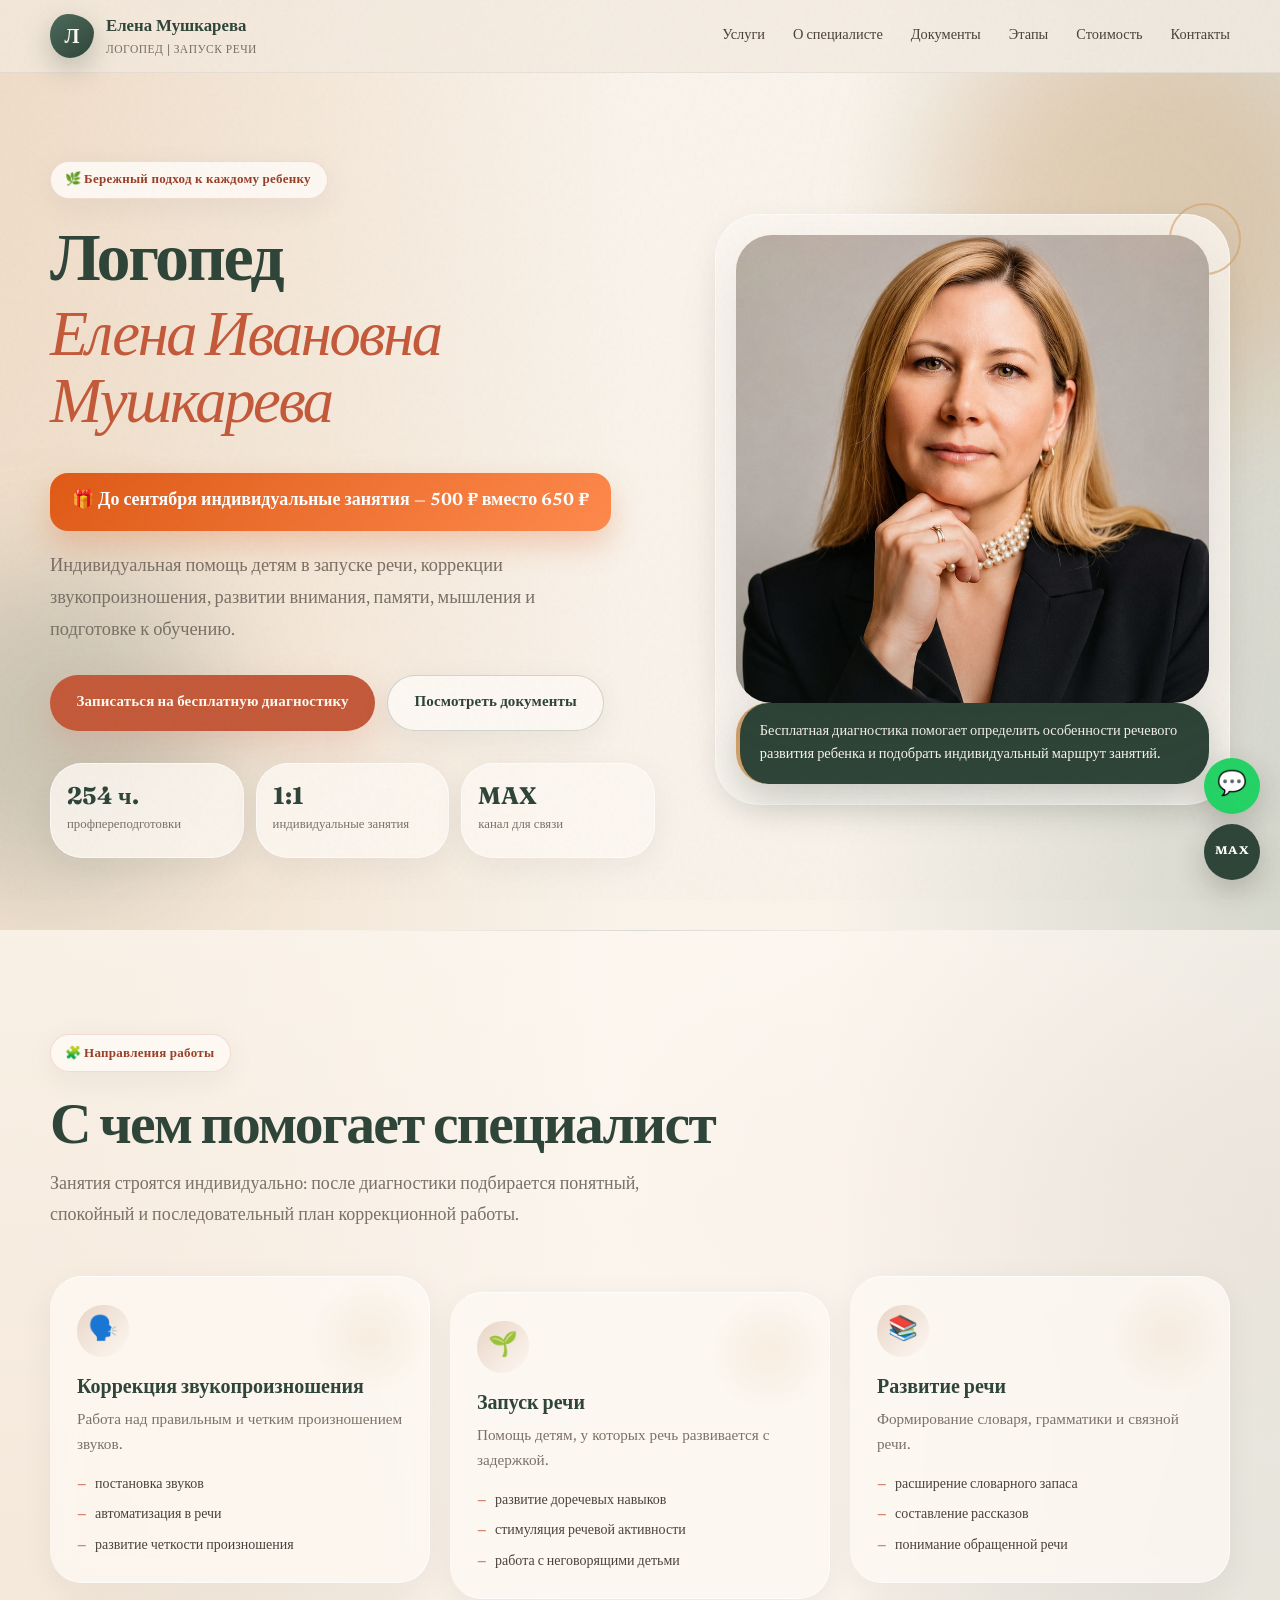
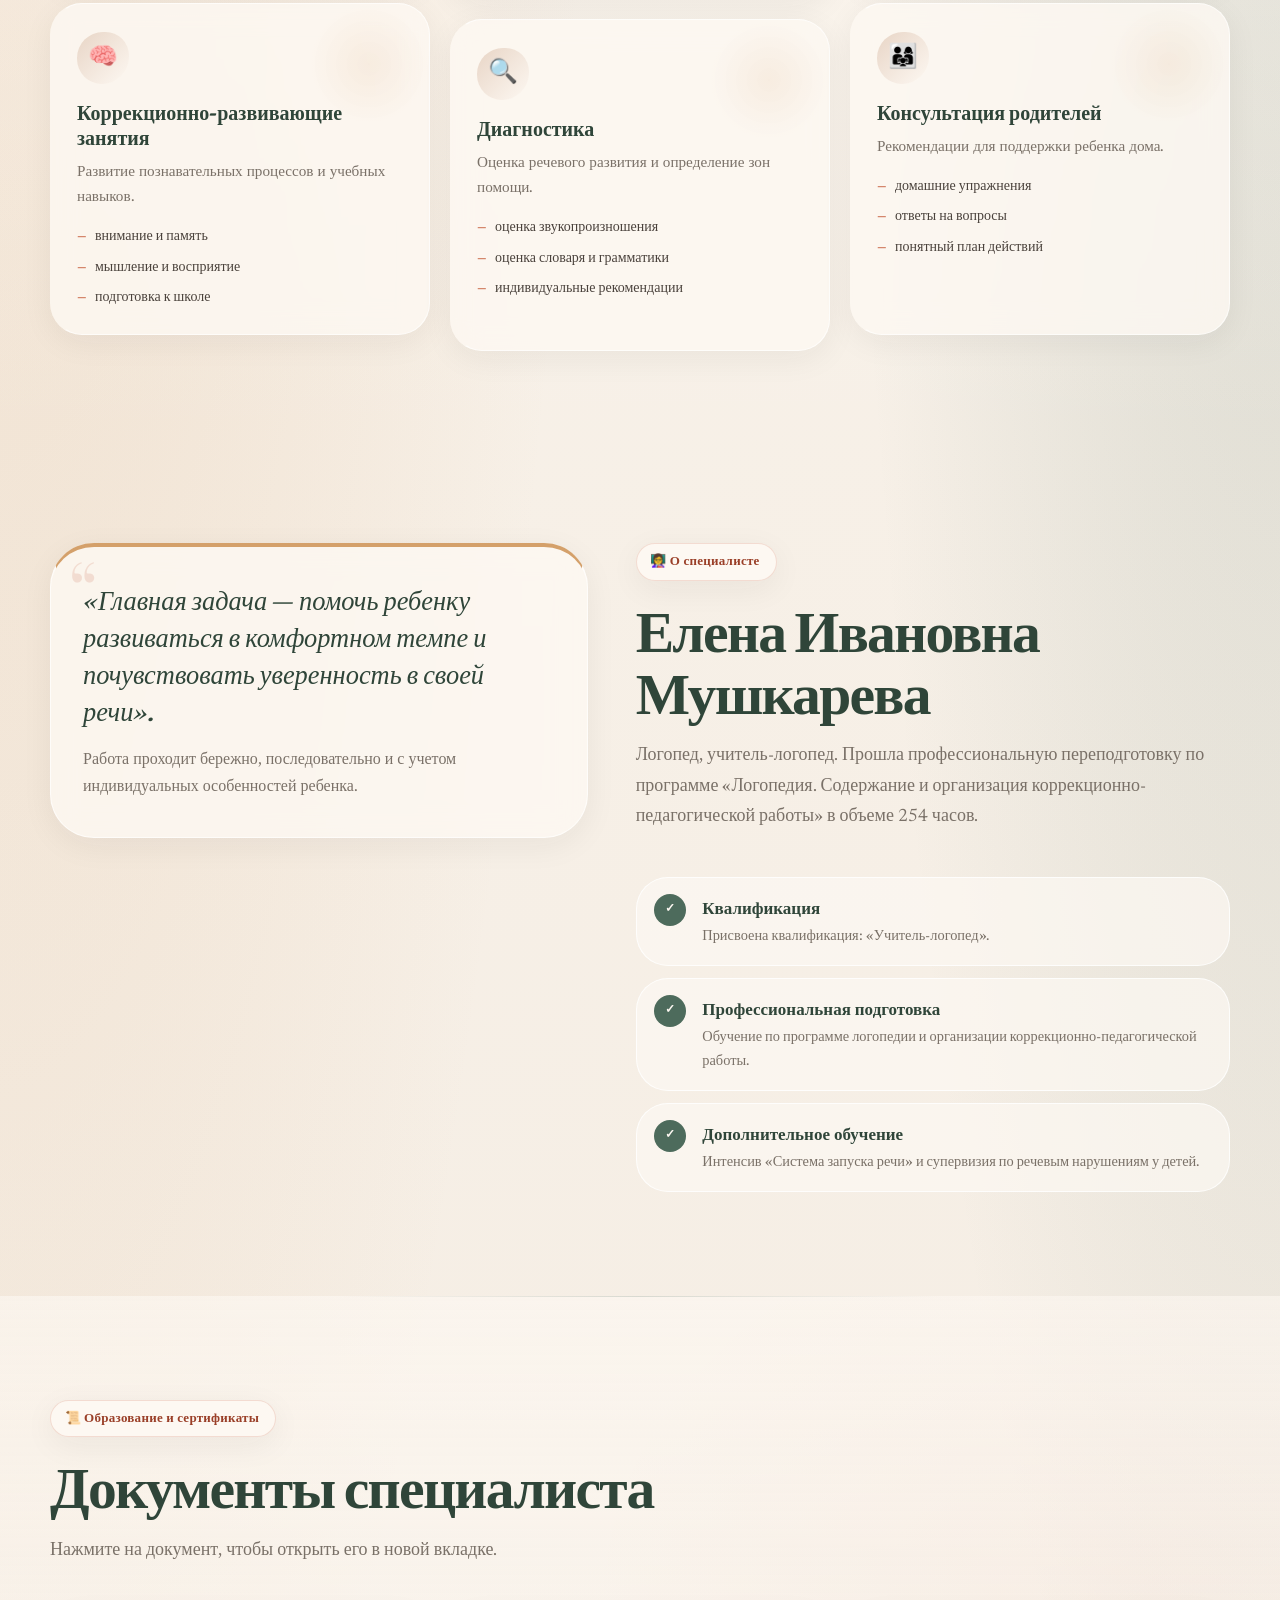
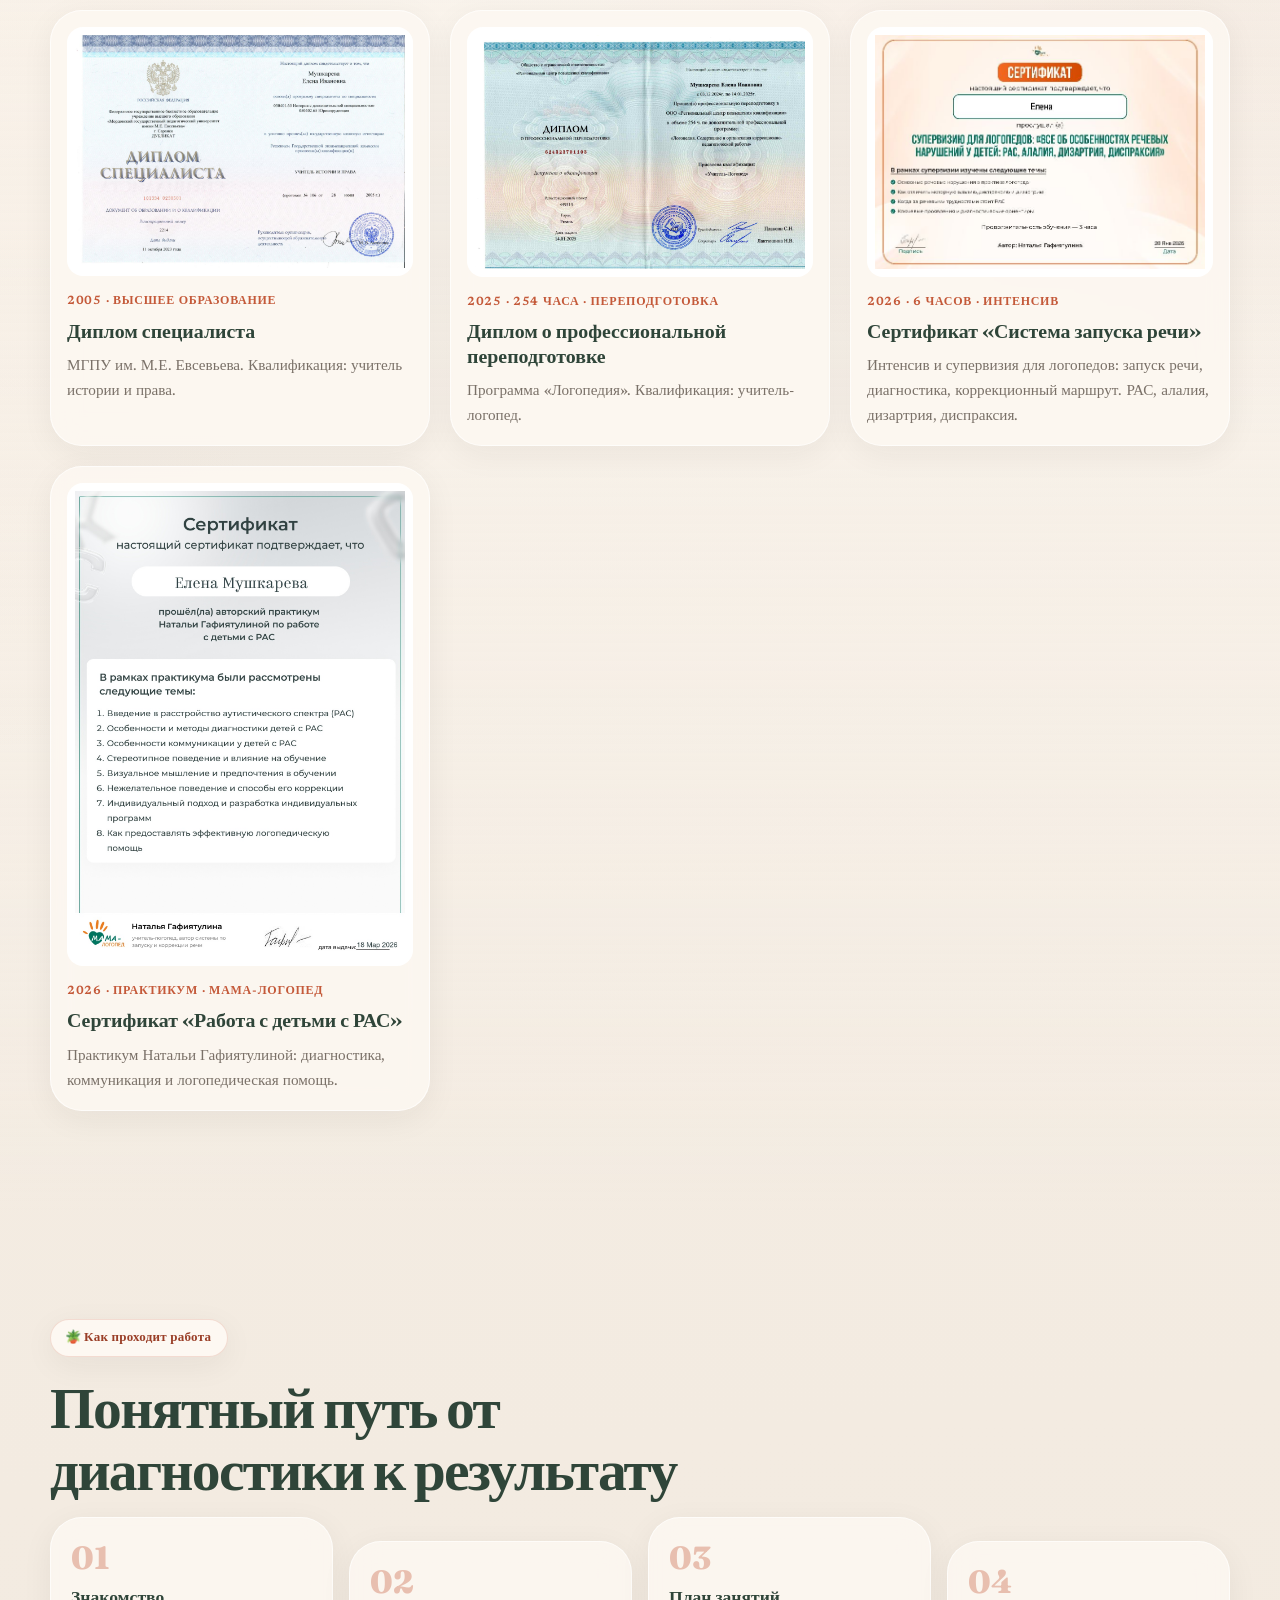
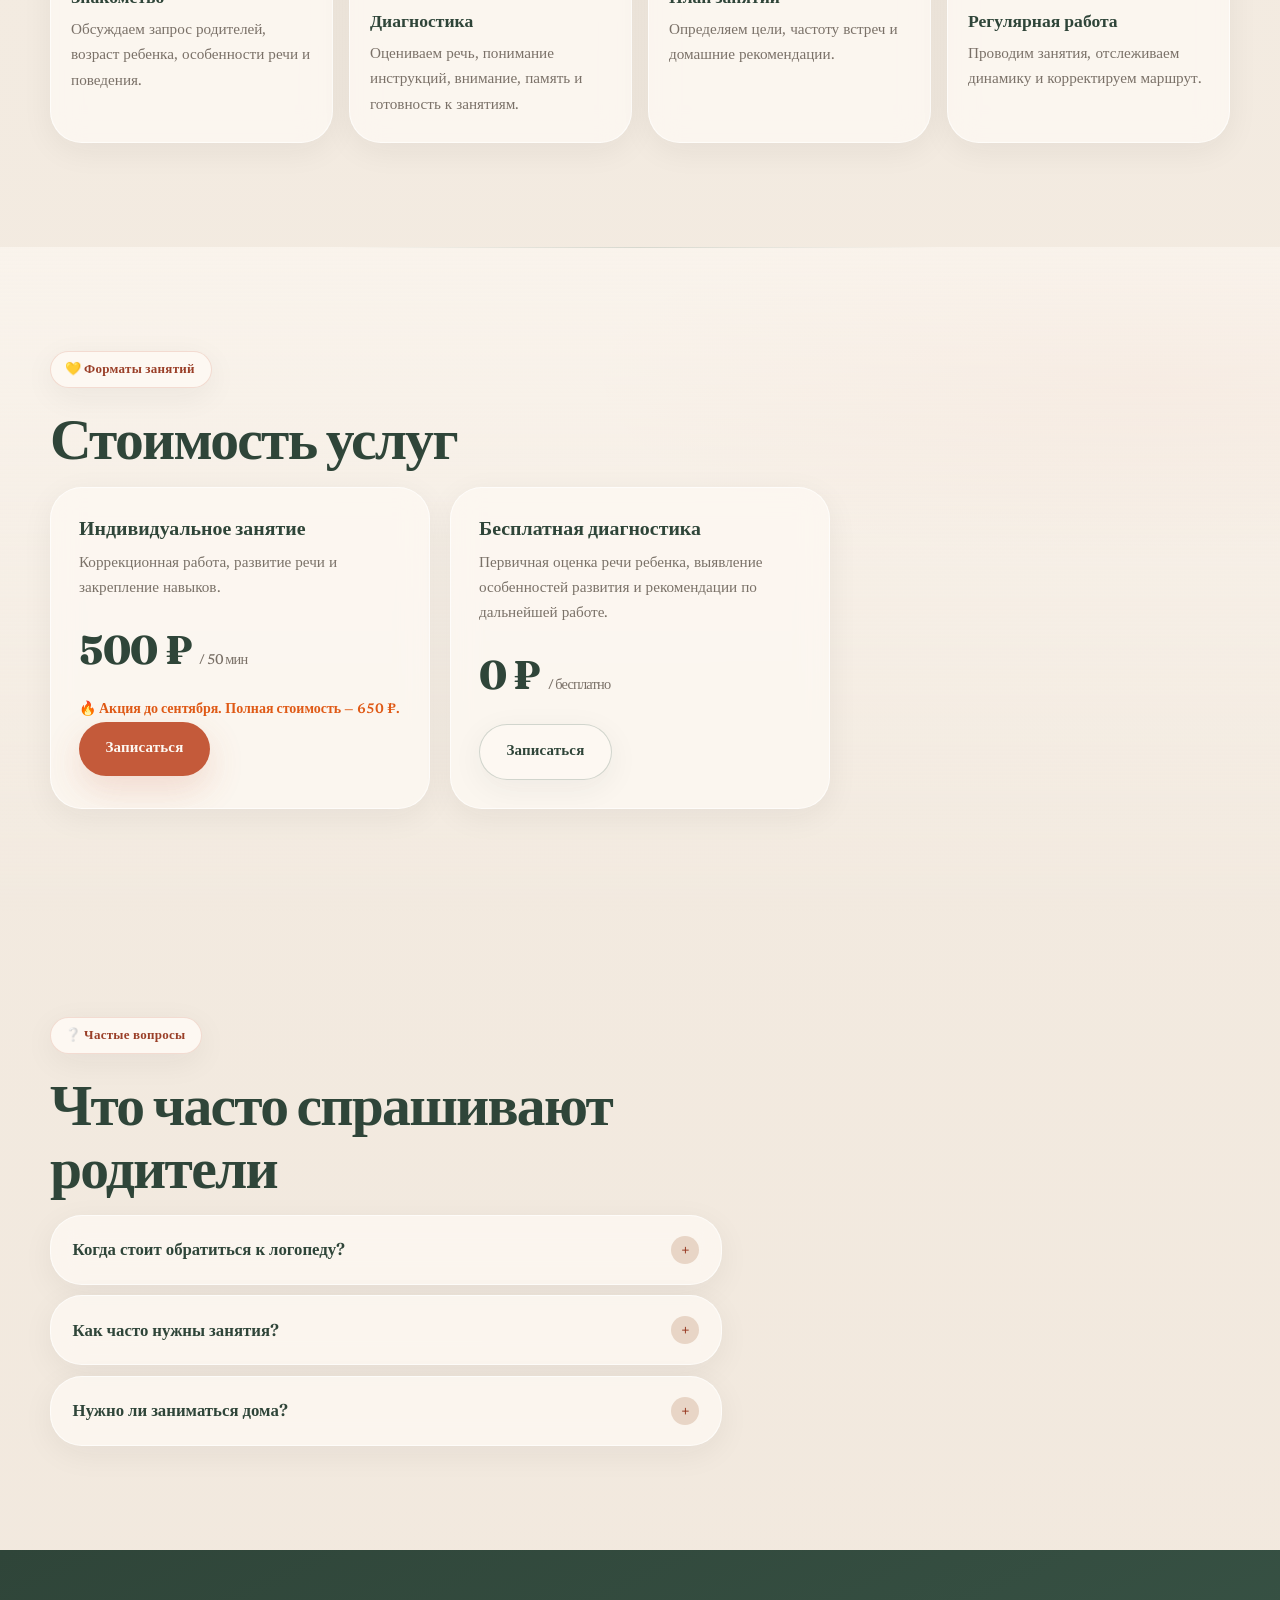
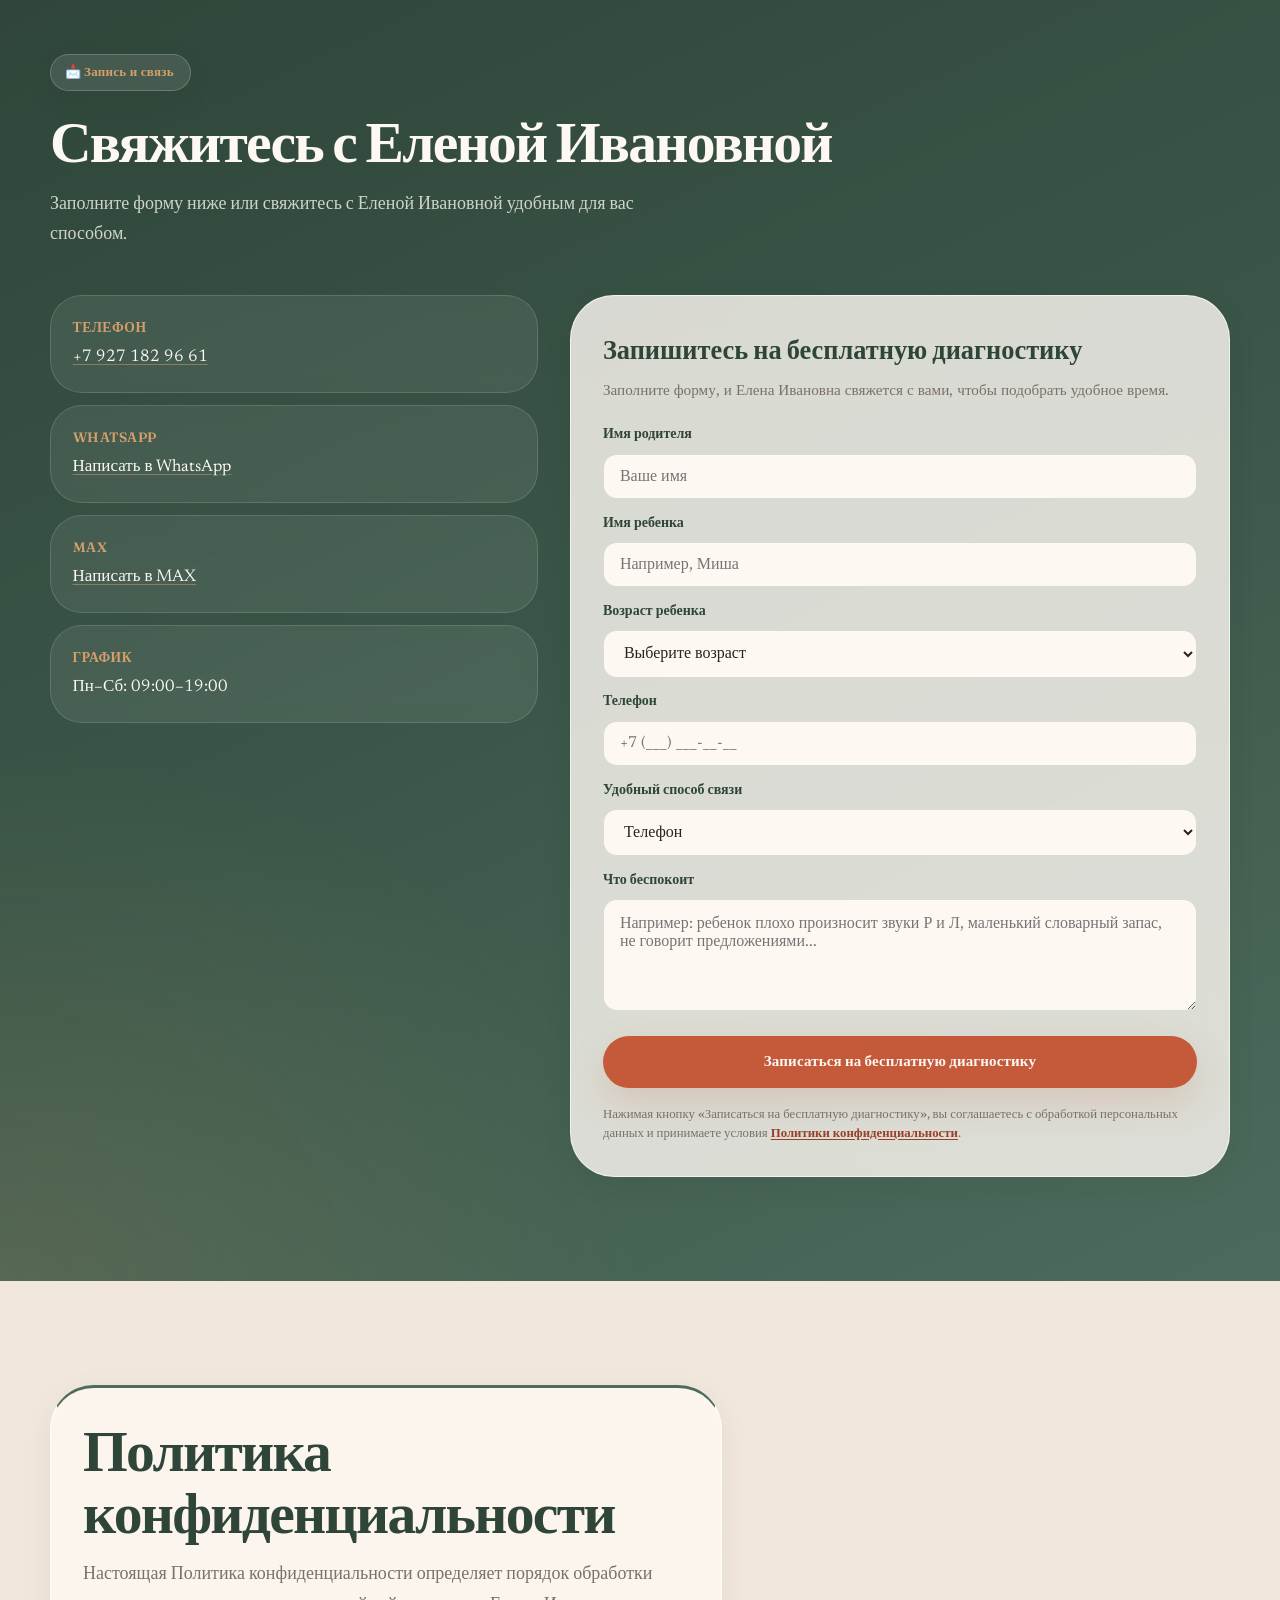
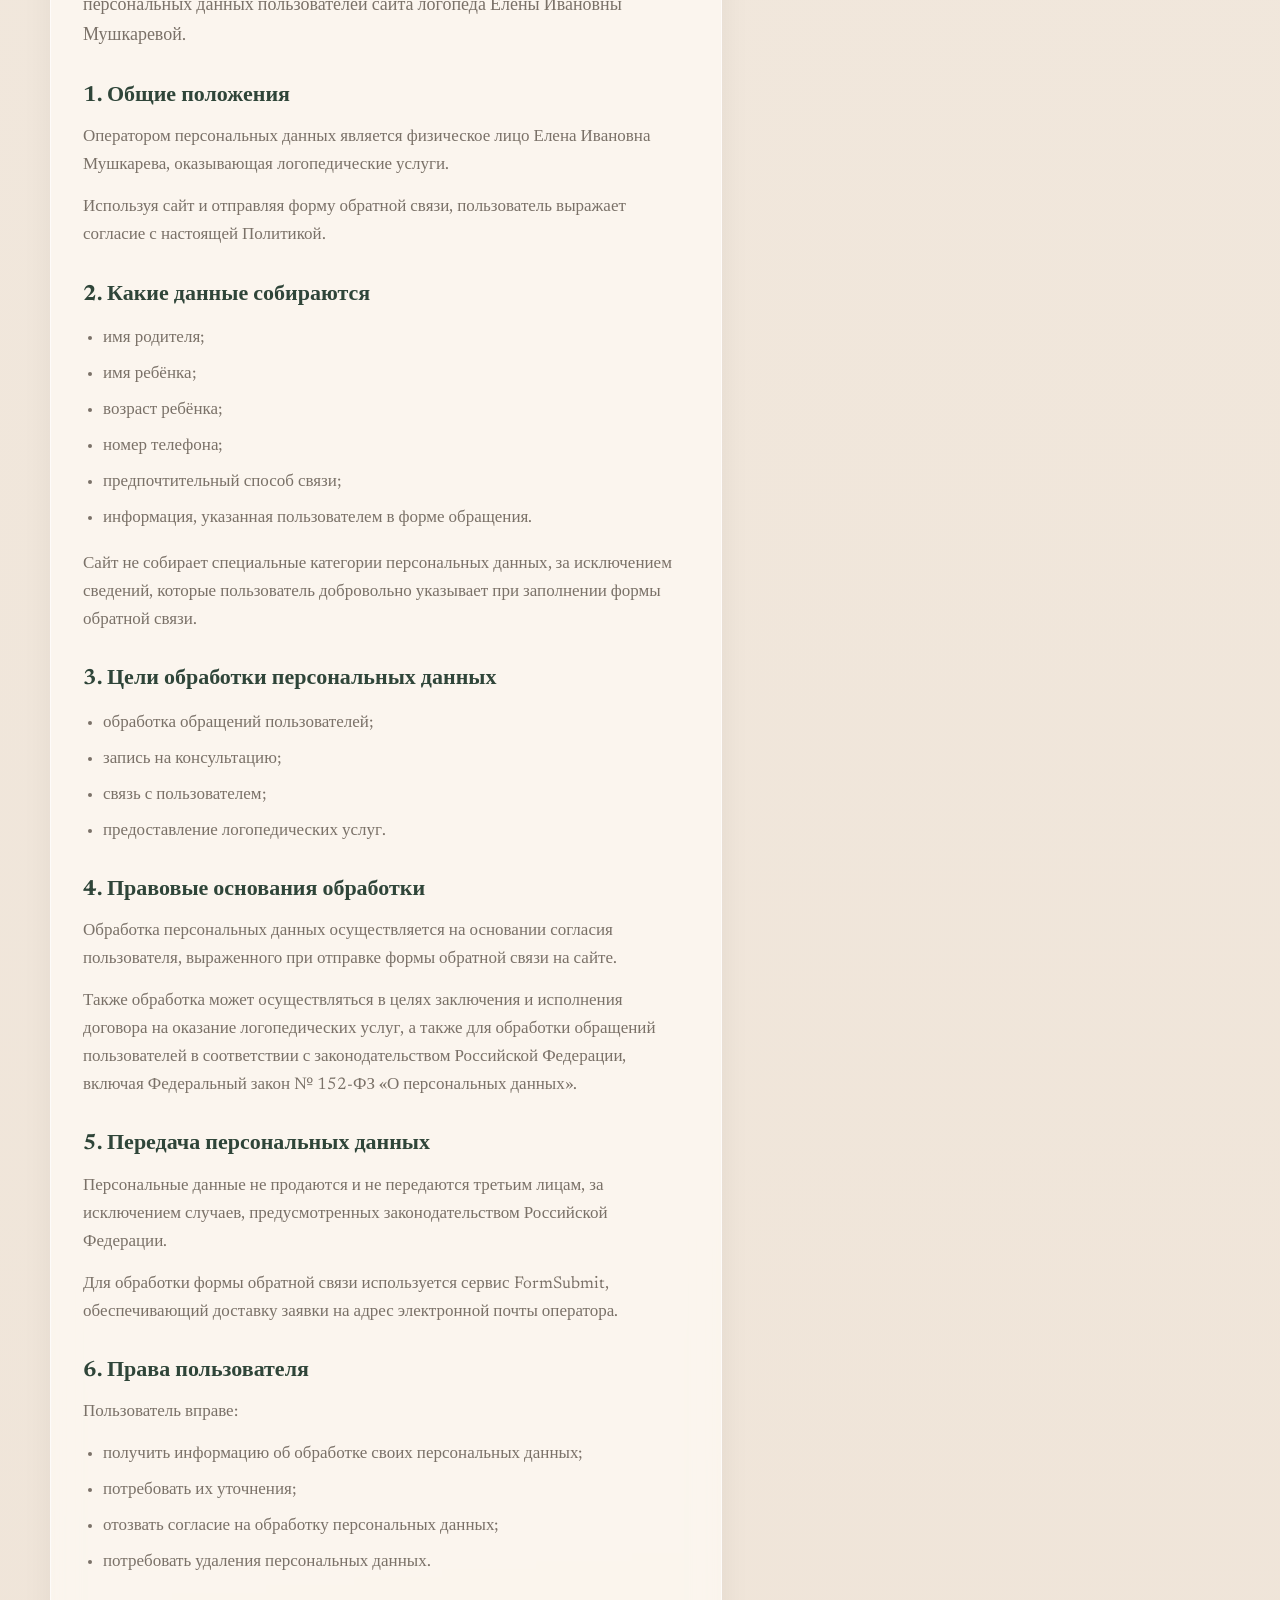
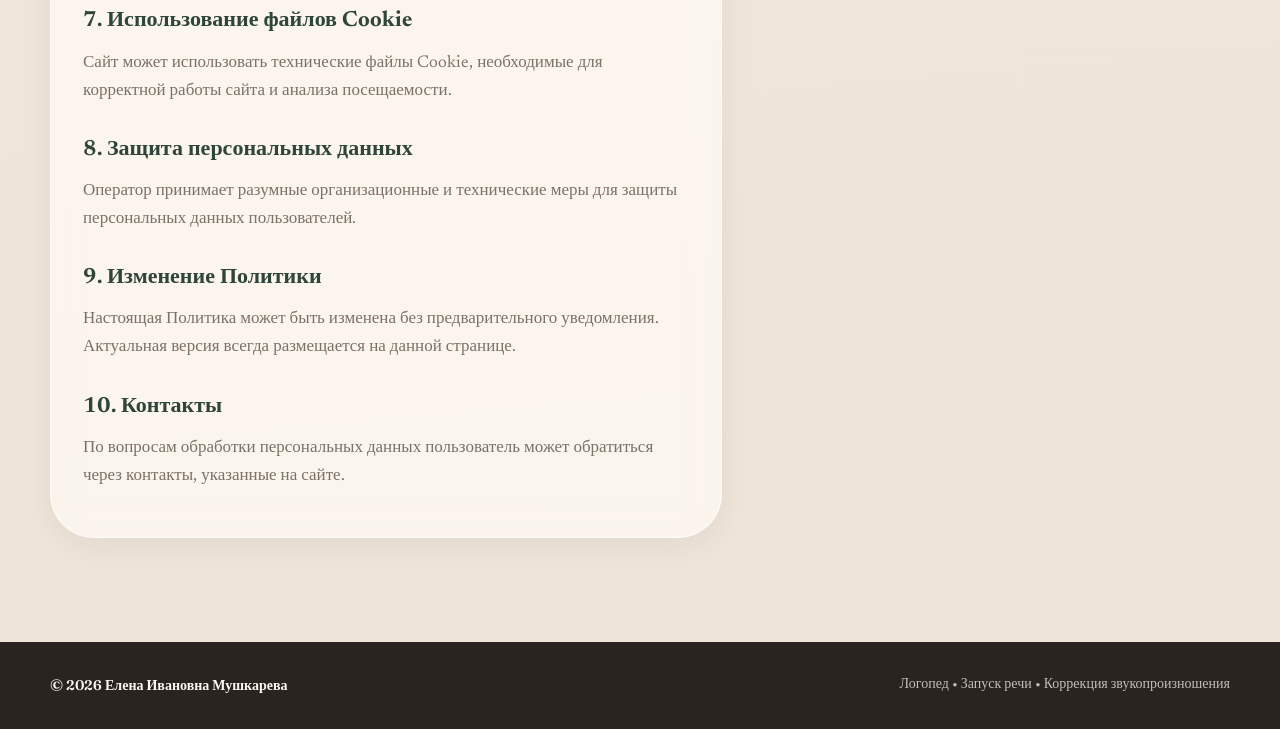
<file: index.html>
<!DOCTYPE html>
<html lang="ru">
<head>
  <meta charset="UTF-8">
  <meta name="viewport" content="width=device-width, initial-scale=1.0">

  <title>Логопед Елена Мушкарева</title>

  <meta name="description" content="Запуск речи • Коррекция звукопроизношения • Развитие речи • Индивидуальные очные занятия">
  <link rel="canonical" href="https://natalialapkina.github.io/site-logoped-final/">

  <meta property="og:title" content="Логопед Елена Мушкарева">
  <meta property="og:description" content="Запуск речи • Коррекция звукопроизношения • Развитие речи • Индивидуальные очные занятия">
  <meta property="og:type" content="website">
  <meta property="og:url" content="https://natalialapkina.github.io/site-logoped-final/">
  <meta property="og:image" content="https://natalialapkina.github.io/site-logoped-final/photo.jpg">
  <meta property="og:locale" content="ru_RU">

  <meta name="twitter:card" content="summary_large_image">
  <meta name="twitter:title" content="Логопед Елена Мушкарева">
  <meta name="twitter:description" content="Запуск речи • Коррекция звукопроизношения • Развитие речи • Индивидуальные очные занятия">
  <meta name="twitter:image" content="https://natalialapkina.github.io/site-logoped-final/photo.jpg">

  <!-- Favicon -->
  <link rel="icon" type="image/x-icon" href="favicon.ico">
  <link rel="icon" type="image/png" sizes="32x32" href="favicon-32x32.png">
  <link rel="icon" type="image/png" sizes="16x16" href="favicon-16x16.png">
  <link rel="apple-touch-icon" sizes="180x180" href="apple-touch-icon.png">
  <link rel="manifest" href="site.webmanifest">
  <meta name="theme-color" content="#2f4539">

  <link rel="preconnect" href="https://fonts.googleapis.com">
  <link rel="preconnect" href="https://fonts.gstatic.com" crossorigin>
  <link href="https://fonts.googleapis.com/css2?family=Fraunces:ital,opsz,wght@0,9..144,500;0,9..144,700;0,9..144,800;1,9..144,500&family=Newsreader:ital,opsz,wght@0,6..72,400;0,6..72,500;0,6..72,600;1,6..72,400&display=swap" rel="stylesheet">
  <link rel="stylesheet" href="./styles.css">

  <!-- Yandex.Metrika counter -->
  <script type="text/javascript">
  (function(m,e,t,r,i,k,a){
  m[i]=m[i]||function(){(m[i].a=m[i].a||[]).push(arguments)};
  m[i].l=1*new Date();
  for (var j = 0; j < document.scripts.length; j++) {
  if (document.scripts[j].src === r) { return; }
  }
  k=e.createElement(t),a=e.getElementsByTagName(t)[0],
  k.async=1,k.src=r,
  a.parentNode.insertBefore(k,a);
  })(window, document, "script", "https://mc.yandex.ru/metrika/tag.js?id=110152791", "ym");

  ym(110152791, "init", {
  clickmap:true,
  trackLinks:true,
  accurateTrackBounce:true,
  webvisor:true
  });
  </script>

  <noscript>
  <div><img src="https://mc.yandex.ru/watch/110152791" style="position:absolute; left:-9999px;" alt=""></div>
  </noscript>
  <!-- /Yandex.Metrika counter -->
</head>

<body>
<div class="grain" aria-hidden="true"></div>

<header class="header">
  <div class="container header-inner">
    <a href="#top" class="logo">
      <div class="logo-icon">Л</div>
      <div>
        <span>Елена Мушкарева</span>
        <small>логопед | запуск речи</small>
      </div>
    </a>

    <nav class="nav" id="nav">
      <a href="#services">Услуги</a>
      <a href="#about">О специалисте</a>
      <a href="#documents">Документы</a>
      <a href="#steps">Этапы</a>
      <a href="#prices">Стоимость</a>
      <a href="#contact">Контакты</a>
    </nav>

    <button class="burger" id="burger" type="button" aria-controls="nav" aria-expanded="false" aria-label="Открыть меню">☰</button>
  </div>
</header>

<main id="top">

<section class="hero">
  <div class="hero-blob hero-blob--1" aria-hidden="true"></div>
  <div class="hero-blob hero-blob--2" aria-hidden="true"></div>
  <div class="container hero-grid">
    <div class="reveal">
      <div class="badge">🌿 Бережный подход к каждому ребенку</div>
      <h1>Логопед <span>Елена Ивановна Мушкарева</span></h1>
      <div class="promo-badge">🎁 До сентября индивидуальные занятия — 500 ₽ вместо 650 ₽</div>
      <p class="hero-text">
        Индивидуальная помощь детям в запуске речи, коррекции звукопроизношения,
        развитии внимания, памяти, мышления и подготовке к обучению.
      </p>

      <div class="hero-actions">
        <a class="btn btn-primary" href="#contact">Записаться на бесплатную диагностику</a>
        <a class="btn btn-secondary" href="#documents">Посмотреть документы</a>
      </div>

      <div class="hero-features">
        <div class="hero-feature glass">
          <strong>254 ч.</strong>
          <small>профпереподготовки</small>
        </div>
        <div class="hero-feature glass">
          <strong>1:1</strong>
          <small>индивидуальные занятия</small>
        </div>
        <div class="hero-feature glass">
          <strong>MAX</strong>
          <small>канал для связи</small>
        </div>
      </div>
    </div>

    <div class="hero-photo-card glass reveal">
      <div class="hero-photo">
        <img src="photo.jpg" alt="Елена Ивановна Мушкарева">
      </div>
      <div class="hero-note">
        Бесплатная диагностика помогает определить особенности речевого развития ребенка
        и подобрать индивидуальный маршрут занятий.
      </div>
    </div>
  </div>
</section>

<section class="section soft-section" id="services">
  <div class="container">
    <div class="badge reveal">🧩 Направления работы</div>
    <h2 class="section-title reveal">С чем помогает специалист</h2>
    <p class="section-subtitle reveal">
      Занятия строятся индивидуально: после диагностики подбирается понятный,
      спокойный и последовательный план коррекционной работы.
    </p>

    <div class="cards-grid">
      <article class="card reveal">
        <div class="card-icon">🗣️</div>
        <h3>Коррекция звукопроизношения</h3>
        <p>Работа над правильным и четким произношением звуков.</p>
        <ul>
          <li>постановка звуков</li>
          <li>автоматизация в речи</li>
          <li>развитие четкости произношения</li>
        </ul>
      </article>

      <article class="card reveal">
        <div class="card-icon">🌱</div>
        <h3>Запуск речи</h3>
        <p>Помощь детям, у которых речь развивается с задержкой.</p>
        <ul>
          <li>развитие доречевых навыков</li>
          <li>стимуляция речевой активности</li>
          <li>работа с неговорящими детьми</li>
        </ul>
      </article>

      <article class="card reveal">
        <div class="card-icon">📚</div>
        <h3>Развитие речи</h3>
        <p>Формирование словаря, грамматики и связной речи.</p>
        <ul>
          <li>расширение словарного запаса</li>
          <li>составление рассказов</li>
          <li>понимание обращенной речи</li>
        </ul>
      </article>

      <article class="card reveal">
        <div class="card-icon">🧠</div>
        <h3>Коррекционно-развивающие занятия</h3>
        <p>Развитие познавательных процессов и учебных навыков.</p>
        <ul>
          <li>внимание и память</li>
          <li>мышление и восприятие</li>
          <li>подготовка к школе</li>
        </ul>
      </article>

      <article class="card reveal">
        <div class="card-icon">🔍</div>
        <h3>Диагностика</h3>
        <p>Оценка речевого развития и определение зон помощи.</p>
        <ul>
          <li>оценка звукопроизношения</li>
          <li>оценка словаря и грамматики</li>
          <li>индивидуальные рекомендации</li>
        </ul>
      </article>

      <article class="card reveal">
        <div class="card-icon">👨‍👩‍👧</div>
        <h3>Консультация родителей</h3>
        <p>Рекомендации для поддержки ребенка дома.</p>
        <ul>
          <li>домашние упражнения</li>
          <li>ответы на вопросы</li>
          <li>понятный план действий</li>
        </ul>
      </article>
    </div>
  </div>
</section>

<section class="section" id="about">
  <div class="container about-grid">
    <div class="about-box reveal">
      <p class="quote">
        «Главная задача — помочь ребенку развиваться в комфортном темпе
        и почувствовать уверенность в своей речи».
      </p>
      <p class="quote-text">
        Работа проходит бережно, последовательно и с учетом индивидуальных особенностей ребенка.
      </p>
    </div>

    <div class="reveal">
      <div class="badge">👩‍🏫 О специалисте</div>
      <h2 class="section-title">Елена Ивановна Мушкарева</h2>
      <p class="section-subtitle">
        Логопед, учитель-логопед. Прошла профессиональную
        переподготовку по программе «Логопедия. Содержание и организация
        коррекционно-педагогической работы» в объеме 254 часов.
      </p>

      <div class="about-list">
        <div class="about-item">
          <span>✓</span>
          <div>
            <strong>Квалификация</strong>
            <p>Присвоена квалификация: «Учитель-логопед».</p>
          </div>
        </div>
        <div class="about-item">
          <span>✓</span>
          <div>
            <strong>Профессиональная подготовка</strong>
            <p>Обучение по программе логопедии и организации коррекционно-педагогической работы.</p>
          </div>
        </div>
        <div class="about-item">
          <span>✓</span>
          <div>
            <strong>Дополнительное обучение</strong>
            <p>Интенсив «Система запуска речи» и супервизия по речевым нарушениям у детей.</p>
          </div>
        </div>
      </div>
    </div>
  </div>
</section>

<section class="section soft-section" id="documents">
  <div class="container">
    <div class="badge reveal">📜 Образование и сертификаты</div>
    <h2 class="section-title reveal">Документы специалиста</h2>
    <p class="section-subtitle reveal">Нажмите на документ, чтобы открыть его в новой вкладке.</p>

    <div class="documents-grid">
      <article class="document-card reveal">
        <a class="document-link" href="diplom-teacher.jpg" target="_blank" rel="noopener noreferrer">
          <img src="diplom-teacher.jpg" alt="Диплом специалиста — учитель истории и права">
        </a>
        <div class="doc-meta">2005 · Высшее образование</div>
        <h3>Диплом специалиста</h3>
        <p>МГПУ им. М.Е. Евсевьева. Квалификация: учитель истории и права.</p>
      </article>

      <article class="document-card reveal">
        <a class="document-link" href="diploma.jpg" target="_blank" rel="noopener noreferrer">
          <img src="diploma.jpg" alt="Диплом Елены Ивановны Мушкаревой">
        </a>
        <div class="doc-meta">2025 · 254 часа · Переподготовка</div>
        <h3>Диплом о профессиональной переподготовке</h3>
        <p>Программа «Логопедия». Квалификация: учитель-логопед.</p>
      </article>

      <article class="document-card reveal">
        <a class="document-link" href="cert-speech.jpg" target="_blank" rel="noopener noreferrer">
          <img src="cert-speech.jpg" alt="Сертификат «Система запуска речи» — супервизия для логопедов">
        </a>
        <div class="doc-meta">2026 · 6 часов · Интенсив</div>
        <h3>Сертификат «Система запуска речи»</h3>
        <p>Интенсив и супервизия для логопедов: запуск речи, диагностика, коррекционный маршрут. РАС, алалия, дизартрия, диспраксия.</p>
      </article>

      <article class="document-card reveal">
        <a class="document-link" href="cert-ras.jpg" target="_blank" rel="noopener noreferrer">
          <img src="cert-ras.jpg" alt="Сертификат — работа с детьми с РАС">
        </a>
        <div class="doc-meta">2026 · Практикум · Мама-логопед</div>
        <h3>Сертификат «Работа с детьми с РАС»</h3>
        <p>Практикум Натальи Гафиятулиной: диагностика, коммуникация и логопедическая помощь.</p>
      </article>
    </div>
  </div>
</section>

<section class="section" id="steps">
  <div class="container">
    <div class="badge reveal">🪴 Как проходит работа</div>
    <h2 class="section-title reveal">Понятный путь от диагностики к результату</h2>

    <div class="steps-grid">
      <div class="step reveal">
        <h3>Знакомство</h3>
        <p>Обсуждаем запрос родителей, возраст ребенка, особенности речи и поведения.</p>
      </div>
      <div class="step reveal">
        <h3>Диагностика</h3>
        <p>Оцениваем речь, понимание инструкций, внимание, память и готовность к занятиям.</p>
      </div>
      <div class="step reveal">
        <h3>План занятий</h3>
        <p>Определяем цели, частоту встреч и домашние рекомендации.</p>
      </div>
      <div class="step reveal">
        <h3>Регулярная работа</h3>
        <p>Проводим занятия, отслеживаем динамику и корректируем маршрут.</p>
      </div>
    </div>
  </div>
</section>

<section class="section soft-section" id="prices">
  <div class="container">
    <div class="badge reveal">💛 Форматы занятий</div>
    <h2 class="section-title reveal">Стоимость услуг</h2>

    <div class="price-grid">
      
      <article class="price-card reveal">
        <h3>Индивидуальное занятие</h3>
        <p>Коррекционная работа, развитие речи и закрепление навыков.</p>
        <div class="price">
          500 ₽ <small>/ 50 мин</small>
        </div>
        <p class="price-note">
          🔥 Акция до сентября. Полная стоимость — 650 ₽.
        </p>
        <a href="#contact" class="btn btn-primary">Записаться</a>
      </article>

      <article class="price-card reveal">
        <h3>Бесплатная диагностика</h3>
        <p>
        Первичная оценка речи ребенка, выявление особенностей развития
        и рекомендации по дальнейшей работе.
        </p>
        
        <div class="price">
        0 ₽ <small>/ бесплатно</small>
        </div> 
        <a href="#contact" class="btn btn-secondary">Записаться</a>
      </article>
    </div>
  </div>
</section>

<section class="section">
  <div class="container">
    <div class="badge reveal">❔ Частые вопросы</div>
    <h2 class="section-title reveal">Что часто спрашивают родители</h2>

    <div class="faq-list reveal">
      <div class="faq-item">
        <button class="faq-question" type="button">Когда стоит обратиться к логопеду? <span aria-hidden="true">+</span></button>
        <div class="faq-answer">Если ребенок мало говорит, говорит нечетко, не понимает инструкции или испытывает трудности с подготовкой к школе.</div>
      </div>

      <div class="faq-item">
        <button class="faq-question" type="button">Как часто нужны занятия? <span aria-hidden="true">+</span></button>
        <div class="faq-answer">Обычно занятия проходят 1–2 раза в неделю.</div>
      </div>

      <div class="faq-item">
        <button class="faq-question" type="button">Нужно ли заниматься дома? <span aria-hidden="true">+</span></button>
        <div class="faq-answer">Да, короткие домашние упражнения помогают быстрее закрепить новые навыки.</div>
      </div>
    </div>
  </div>
</section>

<section class="section contact" id="contact">
  <div class="container">
    <div class="badge reveal">📩 Запись и связь</div>
    <h2 class="section-title reveal">Свяжитесь с Еленой Ивановной</h2>
    <p class="section-subtitle reveal">Заполните форму ниже или свяжитесь с Еленой Ивановной удобным для вас способом.</p>

    <div class="contact-grid">
      <div class="contact-info reveal">
        <div class="contact-item">
          <strong>Телефон</strong>
          <a href="tel:+79271829661">+7 927 182 96 61</a>
        </div>
        <div class="contact-item">
          <strong>WhatsApp</strong>
          <a href="https://wa.me/79271829661" target="_blank" rel="noopener noreferrer">Написать в WhatsApp</a>
        </div>
        <div class="contact-item">
          <strong>MAX</strong>
          <a href="https://max.ru/join/FQZoYF7eo2_O9DDhjAGR7_nZ7oFrXzDw9XTCOOCQDtI" target="_blank" rel="noopener noreferrer">Написать в MAX</a>
        </div>
        <div class="contact-item">
          <strong>График</strong>
          <span>Пн–Сб: 09:00–19:00</span>
        </div>
      </div>

      <form
        class="form reveal"
        action="https://formsubmit.co/logoped.elena.site@gmail.com"
        method="POST"
      >
        <input type="hidden" name="_subject" value="Новая заявка с сайта логопеда">
        <input type="hidden" name="_template" value="table">
        <input type="hidden" name="_captcha" value="false">
        <input type="hidden" name="_next" value="https://natalialapkina.github.io/site-logoped-final/thank-you.html">

        <h3>Запишитесь на бесплатную диагностику</h3>
        <p>Заполните форму, и Елена Ивановна свяжется с вами, чтобы подобрать удобное время.</p>

        <div class="form-grid">
          <div class="field">
            <label for="parentName">Имя родителя</label>
            <input type="text" id="parentName" name="Имя родителя" placeholder="Ваше имя" autocomplete="name" required>
          </div>
          <div class="field">
            <label for="childName">Имя ребенка</label>
            <input name="Имя ребенка" id="childName" type="text" placeholder="Например, Миша" required>
          </div>
          <div class="field">
            <label for="childAge">Возраст ребенка</label>
            <select id="childAge" name="Возраст ребенка" required>
              <option value="">Выберите возраст</option>
              <option>до 2 лет</option>
              <option>2–3 года</option>
              <option>3–4 года</option>
              <option>4–5 лет</option>
              <option>5–6 лет</option>
              <option>6–7 лет</option>
              <option>7+ лет</option>
            </select>
          </div>
          <div class="field">
            <label for="phone">Телефон</label>
            <input type="tel" id="phone" name="Телефон" placeholder="+7 (___) ___-__-__" autocomplete="tel" required>
          </div>
          <div class="field">
            <label for="contactType">Удобный способ связи</label>
            <select id="contactType" name="Удобный способ связи" required>
              <option value="Телефон">Телефон</option>
              <option value="MAX">MAX</option>
              <option value="SMS">SMS</option>
            </select>
          </div>
          <div class="field">
            <label for="problem">Что беспокоит</label>
            <textarea id="problem" name="Что беспокоит" rows="5" placeholder="Например: ребенок плохо произносит звуки Р и Л, маленький словарный запас, не говорит предложениями..."></textarea>
          </div>

          <button class="btn btn-primary" type="submit">Записаться на бесплатную диагностику</button>

          <div class="form-note">
            Нажимая кнопку «Записаться на бесплатную диагностику», вы соглашаетесь с обработкой персональных данных и принимаете условия
            <a href="#privacy">Политики конфиденциальности</a>.
          </div>
        </div>
      </form>
    </div>
  </div>
</section>

<section class="section" id="privacy">
  <div class="container">
    <div class="privacy-box glass">
      <h2 class="section-title">Политика конфиденциальности</h2>

      <p class="section-subtitle">
        Настоящая Политика конфиденциальности определяет порядок обработки персональных данных пользователей сайта логопеда Елены Ивановны Мушкаревой.
      </p>

      <h3>1. Общие положения</h3>
      <p>
        Оператором персональных данных является физическое лицо Елена Ивановна Мушкарева,
        оказывающая логопедические услуги.
      </p>
      <p>
        Используя сайт и отправляя форму обратной связи, пользователь выражает согласие с настоящей Политикой.
      </p>

      <h3>2. Какие данные собираются</h3>
      <ul>
        <li>имя родителя;</li>
        <li>имя ребёнка;</li>
        <li>возраст ребёнка;</li>
        <li>номер телефона;</li>
        <li>предпочтительный способ связи;</li>
        <li>информация, указанная пользователем в форме обращения.</li>
      </ul>
      <p>
        Сайт не собирает специальные категории персональных данных, за исключением сведений, которые пользователь добровольно указывает при заполнении формы обратной связи.
      </p>

      <h3>3. Цели обработки персональных данных</h3>
      <ul>
        <li>обработка обращений пользователей;</li>
        <li>запись на консультацию;</li>
        <li>связь с пользователем;</li>
        <li>предоставление логопедических услуг.</li>
      </ul>

      <h3>4. Правовые основания обработки</h3>
      <p>
        Обработка персональных данных осуществляется на основании согласия пользователя,
        выраженного при отправке формы обратной связи на сайте.
      </p>
      <p>
        Также обработка может осуществляться в целях заключения и исполнения договора
        на оказание логопедических услуг, а также для обработки обращений пользователей
        в соответствии с законодательством Российской Федерации, включая Федеральный закон
        № 152-ФЗ «О персональных данных».
      </p>

      <h3>5. Передача персональных данных</h3>
      <p>
        Персональные данные не продаются и не передаются третьим лицам,
        за исключением случаев, предусмотренных законодательством Российской Федерации.
      </p>
      <p>
        Для обработки формы обратной связи используется сервис FormSubmit, обеспечивающий доставку заявки на адрес электронной почты оператора.
      </p>

      <h3>6. Права пользователя</h3>
      <p>Пользователь вправе:</p>
      <ul>
        <li>получить информацию об обработке своих персональных данных;</li>
        <li>потребовать их уточнения;</li>
        <li>отозвать согласие на обработку персональных данных;</li>
        <li>потребовать удаления персональных данных.</li>
      </ul>

      <h3>7. Использование файлов Cookie</h3>
      <p>
        Сайт может использовать технические файлы Cookie, необходимые для корректной работы сайта и анализа посещаемости.
      </p>

      <h3>8. Защита персональных данных</h3>
      <p>
        Оператор принимает разумные организационные и технические меры для защиты персональных данных пользователей.
      </p>

      <h3>9. Изменение Политики</h3>
      <p>
        Настоящая Политика может быть изменена без предварительного уведомления.
        Актуальная версия всегда размещается на данной странице.
      </p>

      <h3>10. Контакты</h3>
      <p>
        По вопросам обработки персональных данных пользователь может обратиться через контакты, указанные на сайте.
      </p>
    </div>
  </div>
</section>

</main>

<footer class="footer">
  <div class="container footer-inner">
    <div>© 2026 Елена Ивановна Мушкарева</div>
    <div>Логопед • Запуск речи • Коррекция звукопроизношения</div>
  </div>
</footer>

<div class="floating-buttons">
  <a class="float-btn whatsapp" href="https://wa.me/79271829661" target="_blank" rel="noopener noreferrer" aria-label="Написать в WhatsApp">💬</a>
  <a class="float-btn max" href="https://max.ru/join/FQZoYF7eo2_O9DDhjAGR7_nZ7oFrXzDw9XTCOOCQDtI" target="_blank" rel="noopener noreferrer" aria-label="Написать в MAX">MAX</a>
</div>

<script src="./main.js" defer></script>

</body>
</html>
</file>
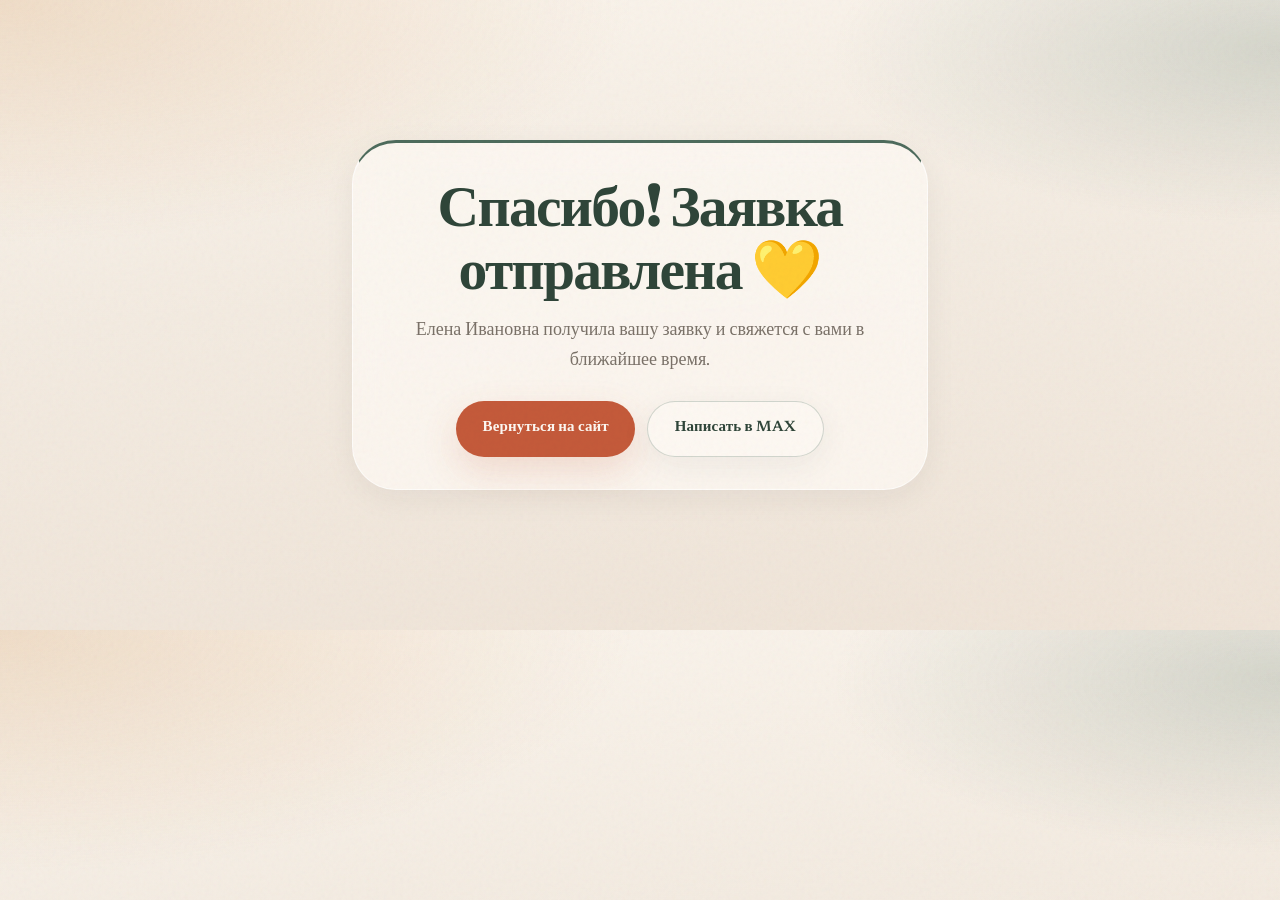
<file: thank-you.html>
<!DOCTYPE html>
<html lang="ru">
<head>
  <meta charset="UTF-8">
  <meta name="viewport" content="width=device-width, initial-scale=1.0">
  <title>Заявка отправлена — Елена Ивановна Мушкарева</title>
  <meta name="robots" content="noindex">
  <link rel="preconnect" href="https://fonts.googleapis.com">
  <link rel="preconnect" href="https://fonts.gstatic.com" crossorigin>
  <link href="https://fonts.googleapis.com/css2?family=Fraunces:ital,opsz,wght@0,9..144,500;0,9..144,700;0,9..144,800;1,9..144,500&family=Newsreader:ital,opsz,wght@0,6..72,400;0,6..72,500;0,6..72,600;1,6..72,400&display=swap" rel="stylesheet">
  <link rel="stylesheet" href="./styles.css">
</head>
<body>
<div class="grain" aria-hidden="true"></div>

<main class="section" style="min-height: 70vh; display: flex; align-items: center;">
  <div class="container" style="max-width: 36rem; text-align: center;">
    <div class="privacy-box glass reveal visible">
      <h1 class="section-title" style="margin-bottom: 1rem;">Спасибо! Заявка отправлена 💛</h1>
      <p class="section-subtitle" style="margin-bottom: 1.5rem;">
        Елена Ивановна получила вашу заявку и свяжется с вами в ближайшее время.
      </p>
      <div style="display: flex; flex-wrap: wrap; gap: 0.75rem; justify-content: center;">
        <a class="btn btn-primary" href="index.html">Вернуться на сайт</a>
        <a class="btn btn-secondary" href="https://max.ru/join/FQZoYF7eo2_O9DDhjAGR7_nZ7oFrXzDw9XTCOOCQDtI" target="_blank" rel="noopener noreferrer">Написать в MAX</a>
      </div>
    </div>
  </div>
</main>

</body>
</html>
</file>
<file: styles.css>
:root {
  --paper: #f3ebe1;
  --cream: #fdf8f2;
  --ink: #2a2420;
  --ink-soft: #4a423c;
  --muted: #7a7168;
  --clay: #c45a3a;
  --clay-deep: #9a3f28;
  --sage: #4d6b5c;
  --sage-deep: #2f4539;
  --honey: #d4a06a;
  --orange: #df5a16;
  --blush: #e8d5c6;

  --font-display: "Fraunces", "Georgia", serif;
  --font-body: "Newsreader", "Georgia", serif;

  --shadow: 0 24px 64px rgba(42, 36, 32, 0.1);
  --shadow-soft: 0 8px 32px rgba(42, 36, 32, 0.06);
  --shadow-clay: 0 14px 36px rgba(196, 90, 58, 0.18);
  --shadow-hover: 0 16px 44px rgba(42, 36, 32, 0.11);
  --container: 1180px;
  --ease-out: cubic-bezier(0.22, 1, 0.36, 1);
  --radius-lg: 2rem;
  --radius-xl: 2.75rem;
}

*,
*::before,
*::after {
  box-sizing: border-box;
  margin: 0;
  padding: 0;
}

html {
  scroll-behavior: smooth;
  scrollbar-width: thin;
  scrollbar-color: var(--sage) var(--paper);
}

html::-webkit-scrollbar {
  width: 7px;
}

html::-webkit-scrollbar-track {
  background: var(--paper);
}

html::-webkit-scrollbar-thumb {
  background: linear-gradient(180deg, var(--sage) 0%, var(--sage-deep) 100%);
  border-radius: 999px;
  border: 2px solid var(--paper);
}

html::-webkit-scrollbar-thumb:hover {
  background: linear-gradient(180deg, var(--honey) 0%, var(--clay) 100%);
}

body {
  font-family: var(--font-body);
  font-size: 1.0625rem;
  font-weight: 400;
  color: var(--ink);
  line-height: 1.65;
  background-color: var(--paper);
  background-image:
    radial-gradient(ellipse 90% 70% at 0% 0%, rgba(212, 160, 106, 0.28), transparent 55%),
    radial-gradient(ellipse 70% 55% at 100% 8%, rgba(77, 107, 92, 0.2), transparent 50%),
    linear-gradient(175deg, #faf4ec 0%, var(--paper) 45%, #efe4d8 100%);
  overflow-x: hidden;
  -webkit-font-smoothing: antialiased;
}

::selection {
  background: rgba(196, 90, 58, 0.22);
  color: var(--ink);
}

a {
  color: inherit;
  text-decoration: none;
}

img {
  display: block;
  max-width: 100%;
}

.grain {
  pointer-events: none;
  position: fixed;
  inset: 0;
  z-index: 9999;
  opacity: 0.045;
  background-image: url("data:image/svg+xml,%3Csvg viewBox='0 0 256 256' xmlns='http://www.w3.org/2000/svg'%3E%3Cfilter id='n'%3E%3CfeTurbulence type='fractalNoise' baseFrequency='0.85' numOctaves='4' stitchTiles='stitch'/%3E%3C/filter%3E%3Crect width='100%25' height='100%25' filter='url(%23n)'/%3E%3C/svg%3E");
  mix-blend-mode: multiply;
}

.container {
  width: min(100% - 2rem, var(--container));
  margin: 0 auto;
}

.section {
  padding: clamp(4.5rem, 10vw, 6.5rem) 0;
  position: relative;
}

/* ——— Reveal animations ——— */
.reveal {
  opacity: 0;
  transform: translateY(2rem);
  transition:
    opacity 0.9s var(--ease-out),
    transform 0.9s var(--ease-out);
  transition-delay: var(--reveal-delay, 0s);
}

.reveal.visible {
  opacity: 1;
  transform: translateY(0) rotate(0);
}

.hero-grid > .reveal:first-child { transition-delay: 0.08s; }
.hero-grid > .reveal:last-child { transition-delay: 0.22s; }

/* ——— Typography ——— */
.badge {
  display: inline-flex;
  align-items: center;
  gap: 0.5rem;
  padding: 0.45rem 1rem 0.45rem 0.85rem;
  border-radius: 999px;
  background: var(--cream);
  border: 1px solid rgba(196, 90, 58, 0.18);
  color: var(--clay-deep);
  font-family: var(--font-body);
  font-size: 0.8125rem;
  font-weight: 600;
  letter-spacing: 0.02em;
  margin-bottom: 1.25rem;
  box-shadow: var(--shadow-soft);
}

.section-title {
  font-family: var(--font-display);
  font-size: clamp(2.125rem, 4.5vw, 3.75rem);
  font-weight: 700;
  line-height: 1.08;
  letter-spacing: -0.03em;
  color: var(--sage-deep);
  margin-bottom: 1rem;
  max-width: 18ch;
}

.section-subtitle {
  max-width: 38rem;
  font-size: 1.125rem;
  color: var(--muted);
  margin-bottom: 2.75rem;
  line-height: 1.7;
}

/* ——— Buttons ——— */
.btn {
  display: inline-flex;
  align-items: center;
  justify-content: center;
  min-height: 3.25rem;
  padding: 0.9rem 1.65rem;
  border-radius: 999px;
  border: none;
  cursor: pointer;
  font-family: var(--font-body);
  font-size: 0.9375rem;
  font-weight: 600;
  letter-spacing: 0.01em;
  transition:
    transform 0.35s var(--ease-out),
    box-shadow 0.35s var(--ease-out),
    background 0.35s ease;
}

.btn:hover {
  transform: translateY(-3px) scale(1.02);
}

.btn-primary {
  color: var(--cream);
  background: var(--clay);
  box-shadow: var(--shadow-clay);
}

.btn-primary:hover {
  background: var(--clay-deep);
  box-shadow: 0 18px 44px rgba(154, 63, 40, 0.26);
}

.btn-secondary {
  color: var(--sage-deep);
  background: var(--cream);
  border: 1.5px solid rgba(77, 107, 92, 0.25);
  box-shadow: var(--shadow-soft);
}

.btn-secondary:hover {
  border-color: var(--sage);
  background: #fff;
  box-shadow: var(--shadow-hover);
}

/* ——— Surfaces ——— */
.glass,
.card,
.document-card,
.price-card,
.about-box,
.step,
.faq-item,
.form,
.hero-feature,
.hero-photo-card {
  background: rgba(253, 248, 242, 0.82);
  border: 1px solid rgba(255, 255, 255, 0.65);
  box-shadow: var(--shadow-soft);
  backdrop-filter: blur(14px);
}

/* ——— Header ——— */
.header {
  position: sticky;
  top: 0;
  z-index: 100;
  background: rgba(243, 235, 225, 0.72);
  backdrop-filter: blur(16px) saturate(1.2);
  border-bottom: 1px solid rgba(42, 36, 32, 0.06);
  transition: box-shadow 0.4s ease, background 0.4s ease;
}

.header.is-scrolled {
  background: rgba(253, 248, 242, 0.92);
  box-shadow: 0 6px 28px rgba(42, 36, 32, 0.05);
}

.header-inner {
  min-height: 4.5rem;
  display: flex;
  justify-content: space-between;
  align-items: center;
  gap: 1.5rem;
}

.logo {
  display: flex;
  align-items: center;
  gap: 0.75rem;
  font-family: var(--font-display);
  font-weight: 700;
  font-size: 1.05rem;
  color: var(--sage-deep);
  transition: opacity 0.25s ease;
}

.logo:hover {
  opacity: 0.85;
}

.logo-icon {
  width: 2.75rem;
  height: 2.75rem;
  border-radius: 40% 60% 55% 45% / 48% 42% 58% 52%;
  background: linear-gradient(145deg, var(--sage) 0%, var(--sage-deep) 100%);
  color: var(--cream);
  display: grid;
  place-items: center;
  font-family: var(--font-display);
  font-size: 1.25rem;
  font-weight: 800;
  box-shadow: 0 10px 28px rgba(47, 69, 57, 0.28);
  transition: border-radius 0.5s var(--ease-out);
}

.logo:hover .logo-icon {
  border-radius: 55% 45% 42% 58% / 52% 58% 42% 48%;
}

.logo small {
  display: block;
  font-family: var(--font-body);
  color: var(--muted);
  font-weight: 500;
  font-size: 0.72rem;
  letter-spacing: 0.04em;
  text-transform: uppercase;
  margin-top: 0.1rem;
}

.nav {
  display: flex;
  align-items: center;
  gap: 1.75rem;
  font-size: 0.9rem;
  font-weight: 500;
  color: var(--ink-soft);
}

.nav a {
  position: relative;
  padding: 0.25rem 0;
}

.nav a::after {
  content: "";
  position: absolute;
  left: 0;
  bottom: 0;
  width: 100%;
  height: 2px;
  background: var(--clay);
  transform: scaleX(0);
  transform-origin: right;
  transition: transform 0.35s var(--ease-out);
  border-radius: 2px;
}

.nav a:hover {
  color: var(--sage-deep);
}

.nav a:hover::after {
  transform: scaleX(1);
  transform-origin: left;
}

.burger {
  display: none;
  width: 2.75rem;
  height: 2.75rem;
  border-radius: 50%;
  border: 1.5px solid rgba(77, 107, 92, 0.2);
  background: var(--cream);
  font-size: 1.25rem;
  color: var(--sage-deep);
  cursor: pointer;
  box-shadow: var(--shadow-soft);
  transition: transform 0.25s ease;
}

.burger:hover {
  transform: scale(1.05);
}

/* ——— Hero ——— */
.hero {
  padding: clamp(3.5rem, 8vw, 5.5rem) 0 clamp(3rem, 6vw, 4.5rem);
  overflow: hidden;
  position: relative;
}

.hero-blob {
  position: absolute;
  border-radius: 50%;
  filter: blur(60px);
  pointer-events: none;
  animation: blobFloat 14s ease-in-out infinite;
}

.hero-blob--1 {
  width: min(420px, 55vw);
  height: min(420px, 55vw);
  top: -8%;
  right: -6%;
  background: rgba(212, 160, 106, 0.35);
}

.hero-blob--2 {
  width: min(320px, 45vw);
  height: min(320px, 45vw);
  bottom: 5%;
  left: -8%;
  background: rgba(77, 107, 92, 0.22);
  animation-delay: -5s;
}

@keyframes blobFloat {
  0%, 100% { transform: translate(0, 0) scale(1); }
  50% { transform: translate(12px, -18px) scale(1.04); }
}

.hero-grid {
  display: grid;
  grid-template-columns: 1.08fr 0.92fr;
  gap: clamp(2rem, 5vw, 3.75rem);
  align-items: center;
  position: relative;
  z-index: 1;
}

.hero h1 {
  font-family: var(--font-display);
  font-size: clamp(2.5rem, 5.5vw, 4.25rem);
  font-weight: 800;
  line-height: 1.06;
  letter-spacing: -0.035em;
  color: var(--sage-deep);
  margin-bottom: 1.25rem;
}

.hero h1 span {
  display: block;
  margin-top: 0.15em;
  font-style: italic;
  font-weight: 500;
  color: var(--clay);
  font-size: 0.92em;
}

.promo-badge {
  position: relative;
  margin-top: 20px;
  margin-bottom: 1.25rem;
  display: inline-block;
  padding: 14px 22px;
  border-radius: 18px;
  background: linear-gradient(135deg, #df5a16, #ff8a4d);
  color: #fff;
  font-weight: 700;
  font-size: 18px;
  box-shadow: 0 14px 30px rgba(223, 90, 22, 0.25);
}

.promo-badge::after {
  content: "";
  position: absolute;
  inset: -3px;
  border-radius: inherit;
  opacity: 0;
  box-shadow: 0 0 24px rgba(223, 90, 22, 0.35);
  animation: promo-glow 7s ease-in-out infinite;
  pointer-events: none;
}

.hero-text {
  max-width: 34rem;
  font-size: 1.15rem;
  color: var(--muted);
  margin-bottom: 1.75rem;
  line-height: 1.75;
}

.hero-actions {
  display: flex;
  flex-wrap: wrap;
  gap: 0.75rem;
  margin-bottom: 2rem;
}

.hero-features {
  display: grid;
  grid-template-columns: repeat(3, 1fr);
  gap: 0.75rem;
}

.hero-feature {
  padding: 1.15rem 1rem;
  border-radius: var(--radius-lg);
  transition:
    transform 0.45s var(--ease-out),
    box-shadow 0.45s var(--ease-out);
}

.hero-feature:hover {
  transform: translateY(-5px);
  box-shadow: var(--shadow-hover);
}

.hero-feature strong {
  display: block;
  font-family: var(--font-display);
  font-size: 1.5rem;
  font-weight: 700;
  color: var(--sage-deep);
  line-height: 1.2;
}

.hero-feature small {
  color: var(--muted);
  font-size: 0.8rem;
  line-height: 1.4;
}

.hero-photo-card {
  position: relative;
  padding: 1.25rem;
  border-radius: var(--radius-xl);
  transform: rotate(1.5deg);
  transition: transform 0.6s var(--ease-out);
}

.hero-photo-card:hover {
  transform: rotate(0deg) translateY(-6px);
}

.hero-photo-card::before {
  content: "";
  position: absolute;
  inset: -12px -12px auto auto;
  width: 72px;
  height: 72px;
  border: 2px solid var(--honey);
  border-radius: 50%;
  opacity: 0.6;
}

.hero-photo {
  height: clamp(22rem, 52vh, 34rem);
  border-radius: calc(var(--radius-xl) - 0.5rem);
  overflow: hidden;
  background: var(--blush);
  box-shadow: var(--shadow);
  position: relative;
}

.hero-photo::after {
  content: "";
  position: absolute;
  inset: 0;
  background: linear-gradient(180deg, transparent 55%, rgba(47, 69, 57, 0.15) 100%);
  pointer-events: none;
}

.hero-photo img {
  width: 100%;
  height: 100%;
  object-fit: cover;
  transition: transform 0.8s var(--ease-out);
  animation: photo-breathe 9s ease-in-out infinite;
}

.hero-photo-card:hover .hero-photo img {
  animation-play-state: paused;
  transform: scale(1.03);
}

.hero-note {
  background: var(--sage-deep);
  color: var(--cream);
  padding: 1.15rem 1.25rem;
  border-radius: var(--radius-lg);
  font-size: 0.9rem;
  line-height: 1.55;
  border-left: 4px solid var(--honey);
  box-shadow: 0 16px 40px rgba(47, 69, 57, 0.25);
}

/* ——— Soft sections ——— */
.soft-section {
  background:
    linear-gradient(180deg, rgba(253, 248, 242, 0.65) 0%, transparent 100%),
    radial-gradient(ellipse 80% 50% at 90% 20%, rgba(196, 90, 58, 0.08), transparent 55%);
}

.soft-section::before {
  content: "";
  position: absolute;
  top: 0;
  left: 50%;
  transform: translateX(-50%);
  width: min(90%, 600px);
  height: 1px;
  background: linear-gradient(90deg, transparent, rgba(77, 107, 92, 0.2), transparent);
}

/* ——— Cards grid ——— */
.cards-grid,
.documents-grid,
.price-grid {
  display: grid;
  grid-template-columns: repeat(3, 1fr);
  gap: 1.25rem;
}

.card {
  border-radius: var(--radius-lg);
  padding: 1.75rem 1.5rem 1.5rem;
  transition:
    transform 0.45s var(--ease-out),
    box-shadow 0.45s ease,
    border-color 0.35s ease;
  border-left: 3px solid transparent;
  position: relative;
  overflow: hidden;
}

.card::before {
  content: "";
  position: absolute;
  top: 0;
  right: 0;
  width: 120px;
  height: 120px;
  background: radial-gradient(circle, rgba(212, 160, 106, 0.12), transparent 70%);
  pointer-events: none;
}

.card:hover,
.document-card:hover,
.price-card:hover {
  transform: translateY(-5px);
  box-shadow: var(--shadow-hover);
  border-left-color: var(--clay);
}

.cards-grid .card:nth-child(2),
.cards-grid .card:nth-child(5) {
  transform: translateY(1rem);
}

.cards-grid .card:nth-child(2):hover,
.cards-grid .card:nth-child(5):hover {
  transform: translateY(calc(1rem - 5px));
}

.card-icon {
  width: 3.25rem;
  height: 3.25rem;
  border-radius: 50% 45% 52% 48%;
  background: linear-gradient(135deg, var(--blush), var(--cream));
  display: grid;
  place-items: center;
  font-size: 1.5rem;
  margin-bottom: 1rem;
}

.card h3,
.document-card h3,
.price-card h3,
.step h3 {
  font-family: var(--font-display);
  color: var(--sage-deep);
  line-height: 1.25;
  margin-bottom: 0.65rem;
  font-weight: 700;
}

.card h3 {
  font-size: 1.25rem;
}

.card p,
.document-card p,
.price-card p:not(.price-note),
.step p {
  color: var(--muted);
  font-size: 0.95rem;
}

.card ul {
  list-style: none;
  display: grid;
  gap: 0.45rem;
  margin-top: 1rem;
  font-size: 0.875rem;
  color: var(--ink-soft);
}

.card li::before {
  content: "—";
  color: var(--clay);
  font-weight: 600;
  margin-right: 0.5rem;
}

/* ——— About ——— */
.about-grid {
  display: grid;
  grid-template-columns: 0.95fr 1.05fr;
  gap: clamp(2rem, 4vw, 3rem);
  align-items: start;
}

.about-box {
  border-radius: var(--radius-xl);
  padding: 2.25rem 2rem;
  position: relative;
  transform: rotate(-0.8deg);
  border-top: 4px solid var(--honey);
}

.about-box::after {
  content: "\201C";
  position: absolute;
  top: 0.5rem;
  left: 1.25rem;
  font-family: var(--font-display);
  font-size: 5rem;
  line-height: 1;
  color: var(--clay);
  opacity: 0.15;
  pointer-events: none;
}

.quote {
  font-family: var(--font-display);
  font-size: clamp(1.35rem, 2.5vw, 1.65rem);
  font-style: italic;
  font-weight: 500;
  line-height: 1.4;
  color: var(--sage-deep);
  margin-bottom: 1rem;
  position: relative;
  z-index: 1;
}

.quote-text {
  color: var(--muted);
  font-size: 1rem;
  line-height: 1.7;
}

.about-list {
  display: grid;
  gap: 0.75rem;
  margin-top: 1.5rem;
}

.about-item {
  display: flex;
  gap: 1rem;
  align-items: flex-start;
  padding: 1rem 1.1rem;
  border-radius: var(--radius-lg);
  background: rgba(253, 248, 242, 0.7);
  border: 1px solid rgba(255, 255, 255, 0.8);
  transition: transform 0.35s var(--ease-out), box-shadow 0.35s ease;
}

.about-item:hover {
  transform: translateX(6px);
  box-shadow: var(--shadow-soft);
}

.about-item span {
  width: 2rem;
  height: 2rem;
  border-radius: 50%;
  background: var(--sage);
  color: var(--cream);
  display: grid;
  place-items: center;
  flex-shrink: 0;
  font-size: 0.75rem;
  font-weight: 700;
}

.about-item strong {
  font-family: var(--font-display);
  font-weight: 700;
  color: var(--sage-deep);
  display: block;
  margin-bottom: 0.2rem;
}

.about-item p {
  font-size: 0.9rem;
  color: var(--muted);
}

/* ——— Documents ——— */
.document-card {
  border-radius: var(--radius-lg);
  padding: 1rem;
  transition: transform 0.4s var(--ease-out), box-shadow 0.4s ease;
}

.document-link {
  display: block;
  overflow: hidden;
  border-radius: 1rem;
  background: white;
  margin-bottom: 1rem;
  position: relative;
  cursor: zoom-in;
}

.document-link::before {
  content: "Открыть";
  position: absolute;
  left: 50%;
  top: 50%;
  transform: translate(-50%, -50%) scale(0.9);
  background: var(--sage-deep);
  color: var(--cream);
  padding: 0.5rem 1rem;
  border-radius: 999px;
  font-family: var(--font-body);
  font-size: 0.8rem;
  font-weight: 600;
  opacity: 0;
  z-index: 2;
  transition: 0.35s var(--ease-out);
  white-space: nowrap;
}

.document-link::after {
  content: "";
  position: absolute;
  inset: 0;
  background: rgba(47, 69, 57, 0.35);
  opacity: 0;
  transition: opacity 0.35s ease;
}

.document-link img {
  width: 100%;
  height: auto;
  object-fit: contain;
  background: white;
  padding: 0.5rem;
  transition: transform 0.6s var(--ease-out);
}

.document-link:hover img {
  transform: scale(1.05);
}

.document-link:hover::before,
.document-link:hover::after {
  opacity: 1;
}

.document-link:hover::before {
  transform: translate(-50%, -50%) scale(1);
}

.doc-meta {
  font-size: 0.75rem;
  font-weight: 600;
  letter-spacing: 0.06em;
  text-transform: uppercase;
  color: var(--clay);
  margin-bottom: 0.4rem;
}

/* ——— Steps ——— */
.steps-grid {
  display: grid;
  grid-template-columns: repeat(4, 1fr);
  gap: 1rem;
  counter-reset: step;
}

.step {
  border-radius: var(--radius-lg);
  padding: 1.5rem 1.25rem;
  min-height: 12rem;
  position: relative;
  transition: transform 0.4s var(--ease-out);
}

.step:nth-child(even) {
  margin-top: 1.5rem;
}

.step:hover {
  transform: translateY(-4px);
  box-shadow: var(--shadow);
}

.step::before {
  counter-increment: step;
  content: counter(step, decimal-leading-zero);
  font-family: var(--font-display);
  font-size: 2rem;
  font-weight: 800;
  color: var(--clay);
  opacity: 0.35;
  display: block;
  margin-bottom: 0.75rem;
  line-height: 1;
}

.step h3 {
  font-size: 1.1rem;
}

/* ——— Pricing ——— */
.price-card {
  border-radius: var(--radius-lg);
  padding: 1.75rem;
  position: relative;
  overflow: hidden;
  transition: transform 0.45s var(--ease-out), box-shadow 0.45s var(--ease-out);
}

.price-card:has(.price-note) {
  animation: promo-card-glow 7s ease-in-out infinite;
}

.price-card.popular {
  border: 2px solid rgba(196, 90, 58, 0.35);
  background: linear-gradient(165deg, rgba(253, 248, 242, 0.95), rgba(232, 213, 198, 0.4));
  transform: scale(1.02);
}

.popular-label {
  position: absolute;
  top: 1.25rem;
  right: -2.5rem;
  background: var(--clay);
  color: var(--cream);
  padding: 0.35rem 2.75rem;
  transform: rotate(32deg);
  font-size: 0.7rem;
  font-weight: 700;
  letter-spacing: 0.08em;
  text-transform: uppercase;
}

.price {
  font-family: var(--font-display);
  font-size: 2.5rem;
  font-weight: 800;
  color: var(--sage-deep);
  margin: 1rem 0;
  letter-spacing: -0.02em;
}

.price small {
  font-family: var(--font-body);
  font-size: 0.9rem;
  color: var(--muted);
  font-weight: 500;
}

.price-note {
  margin-top: 12px;
  font-size: 14px;
  color: var(--orange);
  font-weight: 600;
}

/* ——— FAQ ——— */
.faq-list {
  display: grid;
  gap: 0.65rem;
  max-width: 42rem;
}

.faq-item {
  border-radius: var(--radius-lg);
  overflow: hidden;
  transition: box-shadow 0.35s ease;
}

.faq-item.active {
  box-shadow: var(--shadow-soft);
  border-color: rgba(196, 90, 58, 0.2);
}

.faq-question {
  width: 100%;
  padding: 1.25rem 1.35rem;
  border: none;
  background: transparent;
  cursor: pointer;
  text-align: left;
  display: flex;
  justify-content: space-between;
  align-items: center;
  gap: 1rem;
  font-family: var(--font-display);
  font-weight: 600;
  font-size: 1.05rem;
  color: var(--sage-deep);
  transition: color 0.25s ease;
}

.faq-question:hover {
  color: var(--clay);
}

.faq-question span {
  flex-shrink: 0;
  width: 1.75rem;
  height: 1.75rem;
  border-radius: 50%;
  background: var(--blush);
  display: grid;
  place-items: center;
  font-family: var(--font-body);
  font-size: 1.1rem;
  color: var(--clay-deep);
  transition: transform 0.35s var(--ease-out), background 0.35s ease;
}

.faq-item.active .faq-question span {
  transform: rotate(45deg);
  background: var(--clay);
  color: var(--cream);
}

.faq-item .faq-answer {
  display: block;
  max-height: 0;
  overflow: hidden;
  opacity: 0;
  padding: 0 1.35rem;
  transition:
    max-height 0.45s var(--ease-out),
    opacity 0.35s ease,
    padding 0.45s var(--ease-out);
}

.faq-item.active .faq-answer {
  max-height: 12rem;
  opacity: 1;
  padding-bottom: 1.25rem;
}

/* ——— Contact ——— */
.contact {
  background:
    radial-gradient(ellipse 100% 80% at 0% 100%, rgba(212, 160, 106, 0.15), transparent 50%),
    linear-gradient(155deg, var(--sage-deep) 0%, #3a5648 50%, var(--sage) 100%);
  color: var(--cream);
}

.contact .badge {
  background: rgba(255, 255, 255, 0.1);
  border-color: rgba(255, 255, 255, 0.2);
  color: var(--honey);
}

.contact .section-title {
  color: var(--cream);
  max-width: none;
}

.contact .section-subtitle {
  color: rgba(253, 248, 242, 0.78);
}

.contact-grid {
  display: grid;
  grid-template-columns: 0.85fr 1.15fr;
  gap: 2rem;
  align-items: start;
}

.contact-info {
  display: grid;
  gap: 0.75rem;
}

.contact-item {
  background: rgba(255, 255, 255, 0.08);
  border: 1px solid rgba(255, 255, 255, 0.14);
  border-radius: var(--radius-lg);
  padding: 1.25rem 1.35rem;
  backdrop-filter: blur(8px);
  transition: background 0.3s ease, transform 0.3s var(--ease-out);
}

.contact-item:hover {
  background: rgba(255, 255, 255, 0.12);
  transform: translateX(4px);
}

.contact-item strong {
  display: block;
  font-family: var(--font-display);
  font-size: 0.85rem;
  font-weight: 600;
  letter-spacing: 0.04em;
  text-transform: uppercase;
  color: var(--honey);
  margin-bottom: 0.35rem;
}

.contact-item a {
  text-decoration: underline;
  text-underline-offset: 3px;
  text-decoration-color: rgba(212, 160, 106, 0.5);
  transition: text-decoration-color 0.25s ease;
}

.contact-item a:hover {
  text-decoration-color: var(--honey);
}

.form {
  color: var(--ink);
  border-radius: var(--radius-xl);
  padding: 2rem;
}

.form h3 {
  font-family: var(--font-display);
  color: var(--sage-deep);
  font-size: 1.65rem;
  font-weight: 700;
  margin-bottom: 0.5rem;
}

.form p {
  color: var(--muted);
  margin-bottom: 1.25rem;
  font-size: 0.95rem;
}

.form-grid {
  display: grid;
  gap: 0.85rem;
}

.field label {
  display: block;
  margin-bottom: 0.4rem;
  font-weight: 600;
  font-size: 0.875rem;
  color: var(--sage-deep);
}

.field input,
.field textarea,
.field select {
  width: 100%;
  border: 1.5px solid rgba(77, 107, 92, 0.2);
  border-radius: 0.85rem;
  padding: 0.85rem 1rem;
  outline: none;
  background: var(--cream);
  color: var(--ink);
  font-family: var(--font-body);
  font-size: 1rem;
  transition: border-color 0.25s ease, box-shadow 0.25s ease;
}

.field input:focus,
.field textarea:focus,
.field select:focus {
  border-color: var(--clay);
  box-shadow: 0 0 0 3px rgba(196, 90, 58, 0.12);
}

textarea {
  min-height: 7rem;
  resize: vertical;
}

.form-success {
  color: var(--sage-deep);
  font-weight: 600;
  font-size: 1rem;
  margin-bottom: 0;
  padding: 0.75rem 0;
}

.form-note {
  font-size: 0.8rem;
  color: var(--muted);
  margin-top: 0.25rem;
  line-height: 1.5;
}

.form-note a {
  color: var(--clay-deep);
  font-weight: 600;
  text-decoration: underline;
  text-underline-offset: 2px;
}

.privacy-box {
  max-width: 42rem;
  padding: 2rem;
  border-radius: var(--radius-xl);
  border-top: 3px solid var(--sage);
}

.privacy-box h3 {
  margin-top: 26px;
  margin-bottom: 10px;
  color: var(--sage-deep);
  font-size: 22px;
}

.privacy-box p {
  color: var(--muted);
  margin-bottom: 14px;
}

.privacy-box ul {
  margin: 12px 0 18px 20px;
  color: var(--muted);
}

.privacy-box li {
  margin-bottom: 8px;
}

.thank-you-page {
  min-height: calc(100vh - 12rem);
  display: flex;
  align-items: center;
  padding: 4rem 0 5rem;
}

.thank-you-card {
  max-width: 36rem;
  margin: 0 auto;
  padding: 2.5rem 2rem;
  border-radius: var(--radius-xl);
  text-align: center;
}

.thank-you-title {
  font-family: var(--font-display);
  font-size: clamp(1.75rem, 4vw, 2.35rem);
  font-weight: 800;
  color: var(--sage-deep);
  line-height: 1.15;
  margin: 1rem 0 1rem;
}

.thank-you-text {
  font-size: 1.125rem;
  color: var(--muted);
  line-height: 1.7;
  margin-bottom: 1.75rem;
}

.thank-you-actions {
  display: flex;
  flex-wrap: wrap;
  gap: 0.75rem;
  justify-content: center;
}

/* ——— Footer ——— */
.footer {
  padding: 2rem 0;
  background: var(--ink);
  color: rgba(253, 248, 242, 0.72);
  font-size: 0.875rem;
}

.footer-inner {
  display: flex;
  justify-content: space-between;
  gap: 1.25rem;
  flex-wrap: wrap;
}

.footer-inner > div:first-child {
  font-family: var(--font-display);
  font-weight: 600;
  color: var(--cream);
}

/* ——— Floating buttons ——— */
.floating-buttons {
  position: fixed;
  right: 1.25rem;
  bottom: 1.25rem;
  z-index: 90;
  display: flex;
  flex-direction: column;
  gap: 0.65rem;
}

.float-btn {
  width: 3.5rem;
  height: 3.5rem;
  border-radius: 50%;
  display: grid;
  place-items: center;
  color: white;
  font-weight: 700;
  box-shadow: 0 10px 28px rgba(42, 36, 32, 0.22);
  transition: transform 0.35s var(--ease-out), box-shadow 0.35s var(--ease-out);
}

.float-btn:hover {
  transform: scale(1.06) translateY(-2px);
  box-shadow: 0 16px 36px rgba(42, 36, 32, 0.26);
}

.float-btn.whatsapp.pulse-once {
  animation: whatsapp-pulse-once 1.4s var(--ease-out) 1;
}

.float-btn.whatsapp {
  background: #25d366;
  font-size: 1.5rem;
}

.float-btn.max {
  background: var(--sage-deep);
  font-family: var(--font-body);
  font-size: 0.7rem;
  letter-spacing: 0.04em;
}

/* ——— Responsive ——— */
@media (max-width: 980px) {
  .hero-grid,
  .about-grid,
  .contact-grid {
    grid-template-columns: 1fr;
  }

  .hero-photo-card {
    transform: none;
    max-width: 28rem;
    margin: 0 auto;
  }

  .cards-grid,
  .documents-grid,
  .price-grid {
    grid-template-columns: repeat(2, 1fr);
  }

  .cards-grid .card:nth-child(2),
  .cards-grid .card:nth-child(5) {
    transform: none;
  }

  .steps-grid {
    grid-template-columns: repeat(2, 1fr);
  }

  .step:nth-child(even) {
    margin-top: 0;
  }
}

@media (max-width: 760px) {
  .section {
    padding: 3.5rem 0;
  }

  .nav {
    position: fixed;
    top: 4.5rem;
    left: 1rem;
    right: 1rem;
    display: none;
    flex-direction: column;
    align-items: stretch;
    gap: 0.25rem;
    background: var(--cream);
    border-radius: var(--radius-lg);
    padding: 1rem;
    box-shadow: var(--shadow);
    border: 1px solid rgba(42, 36, 32, 0.06);
  }

  .nav a {
    padding: 0.65rem 0.75rem;
    border-radius: 0.5rem;
  }

  .nav a:hover {
    background: var(--blush);
  }

  .nav.active {
    display: flex;
  }

  .burger {
    display: grid;
    place-items: center;
  }

  .hero-features,
  .cards-grid,
  .documents-grid,
  .price-grid,
  .steps-grid {
    grid-template-columns: 1fr;
  }

  .hero-photo {
    height: 22rem;
  }

  .about-box {
    transform: none;
  }

  .price-card.popular {
    transform: none;
  }

  .promo-badge {
    font-size: 15px;
    padding: 12px 16px;
    line-height: 1.4;
  }

  .price-note {
    font-size: 13px;
    line-height: 1.45;
  }

  .section-title {
    max-width: none;
  }
}

@media (prefers-reduced-motion: reduce) {
  html {
    scroll-behavior: auto;
  }

  *,
  *::before,
  *::after {
    animation-duration: 0.01ms !important;
    animation-iteration-count: 1 !important;
    transition-duration: 0.01ms !important;
  }

  .reveal {
    opacity: 1;
    transform: none;
    transition-delay: 0s !important;
  }

  .hero-photo img {
    animation: none !important;
  }

  .promo-badge::after,
  .price-card:has(.price-note) {
    animation: none !important;
  }
}

/* ——— Motion keyframes ——— */
@keyframes photo-breathe {
  0%, 100% {
    transform: scale(1);
  }

  50% {
    transform: scale(1.012);
  }
}

@keyframes promo-glow {
  0%, 88%, 100% {
    opacity: 0;
  }

  94% {
    opacity: 1;
  }
}

@keyframes promo-card-glow {
  0%, 88%, 100% {
    box-shadow: var(--shadow-soft);
  }

  94% {
    box-shadow:
      var(--shadow-soft),
      0 0 0 2px rgba(196, 90, 58, 0.14),
      0 0 28px rgba(196, 90, 58, 0.16);
  }
}

@keyframes whatsapp-pulse-once {
  0%, 100% {
    transform: scale(1);
    box-shadow: 0 10px 28px rgba(42, 36, 32, 0.22);
  }

  45% {
    transform: scale(1.1);
    box-shadow: 0 14px 36px rgba(37, 211, 102, 0.42);
  }

  70% {
    transform: scale(1.04);
    box-shadow: 0 12px 32px rgba(37, 211, 102, 0.3);
  }
}
</file>
